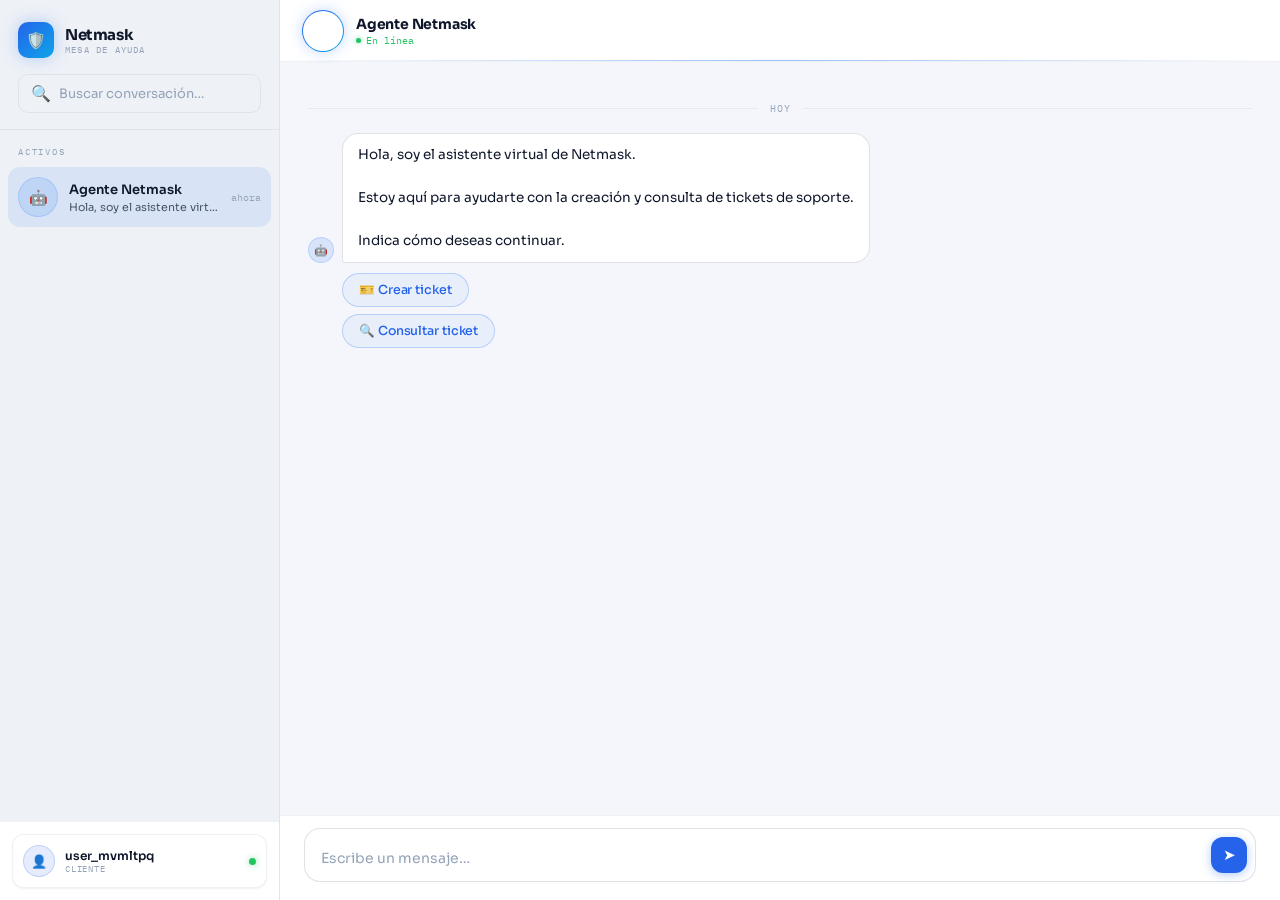
<file: frontend/index.html>
<!doctype html>
<html lang="es">
  <head>
    <meta charset="UTF-8" />
    <meta name="viewport" content="width=device-width, initial-scale=1.0" />
    <title>Netmask</title>
    <link
      href="https://fonts.googleapis.com/css2?family=IBM+Plex+Mono:wght@400;500&family=Sora:wght@300;400;500;600;700&display=swap"
      rel="stylesheet"
    />
    <link rel="stylesheet" href="style.css" />
  </head>
  <body>
    <div class="app">
      <aside class="sidebar">
        <div class="sidebar-header">
          <div class="logo">
            <div class="logo-icon">🛡️</div>
            <div>
              <div class="logo-text">Netmask</div>
              <div class="logo-sub">Mesa de ayuda</div>
            </div>
          </div>
          <div class="search-box">
            <span>🔍</span>
            <input type="text" placeholder="Buscar conversación…" />
          </div>
        </div>
        <div class="sidebar-section">Activos</div>
        <div class="conv-list">
          <div class="conv-item active">
            <div class="conv-avatar">🤖</div>
            <div class="conv-info">
              <div class="conv-name">Agente Netmask</div>
              <div class="conv-prev" id="sidebar-last">Sistema de soporte</div>
            </div>
            <div class="conv-meta">
              <div class="conv-time" id="sidebar-time">ahora</div>
            </div>
          </div>
        </div>
        <div class="sidebar-footer">
          <div class="user-card">
            <div class="user-avatar">👤</div>
            <div class="user-info">
              <div class="user-name" id="sidebar-user">Usuario</div>
              <div class="user-role">Cliente</div>
            </div>
            <div class="status-dot"></div>
          </div>
        </div>
      </aside>
      <div class="chat-area">
        <header class="chat-header">
          <div class="bot-avatar">
            🤖
            <div class="online-ring"></div>
          </div>
          <div class="chat-header-info">
            <div class="chat-header-name">Agente Netmask</div>
            <div class="chat-header-status">En línea</div>
          </div>
        </header>
        <div class="messages-wrap" id="messages">
          <div class="date-divider"><span>HOY</span></div>
        </div>
        <div
          class="typing-indicator"
          id="typing"
          style="display: none; padding: 0 24px 8px"
        >
          <div class="msg-avatar">🤖</div>
          <div class="typing-bubble">
            <div class="typing-dot"></div>
            <div class="typing-dot"></div>
            <div class="typing-dot"></div>
          </div>
        </div>
        <div class="input-area">
          <div class="input-wrapper">
            <textarea
              id="msg-input"
              rows="1"
              placeholder="Escribe un mensaje…"
            ></textarea>
            <button class="send-btn" onclick="sendMessage()">➤</button>
          </div>
        </div>
      </div>
    </div>
    <script src="script.js"></script>
  </body>
</html>
</file>
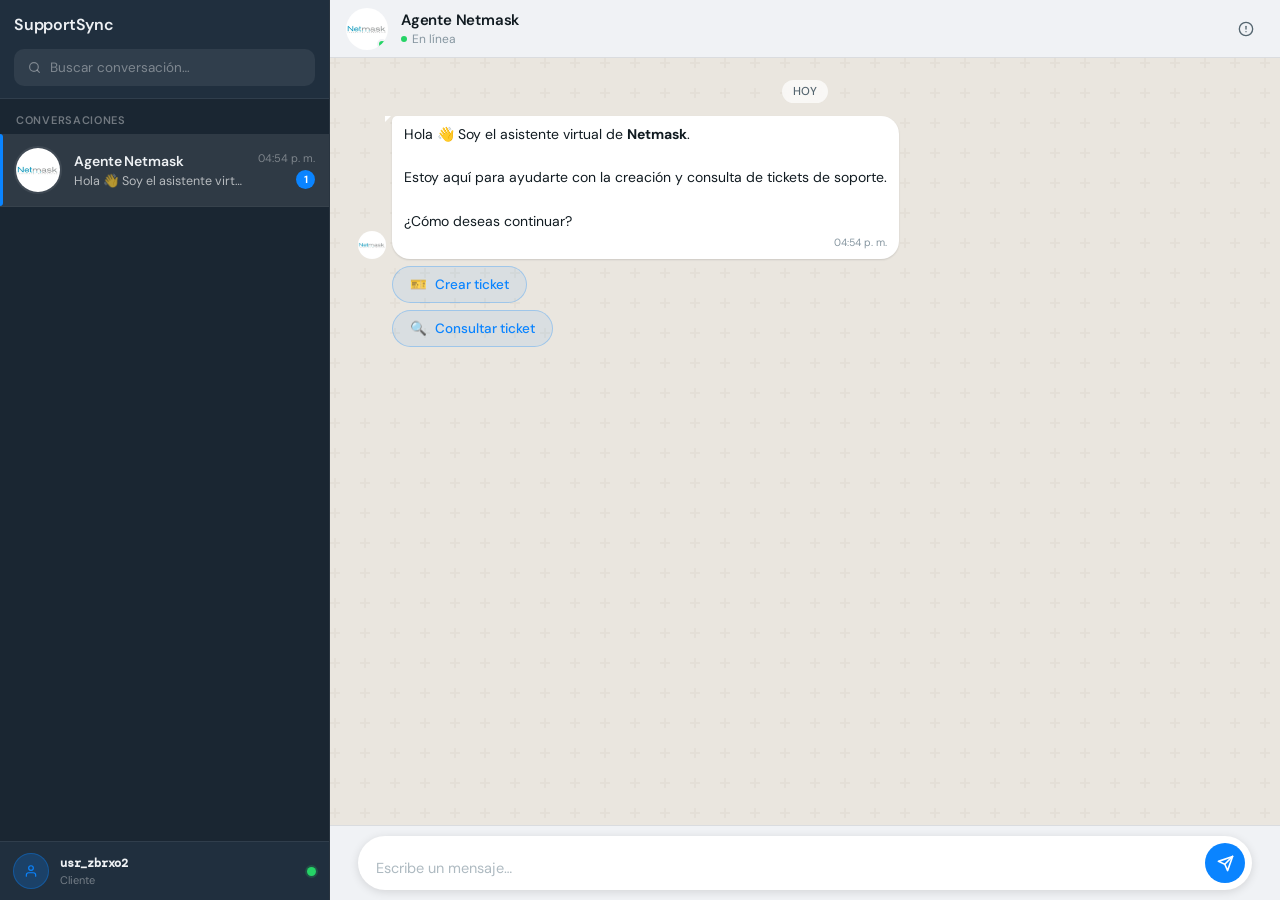
<file: frontend/pages/chat.html>
<!doctype html>
<html lang="es">
  <head>
    <meta charset="UTF-8" />
    <meta name="viewport" content="width=device-width, initial-scale=1.0" />
    <title>SupportSync · Netmask</title>
    <link
      href="https://fonts.googleapis.com/css2?family=DM+Sans:wght@400;500;600&family=DM+Mono:wght@400;500&display=swap"
      rel="stylesheet"
    />
    <link rel="stylesheet" href="../css/chat.css" />
  </head>
  <body>
    <div class="app">
      <!-- ═══════ SIDEBAR ═══════ -->
      <aside class="sidebar">
        <div class="sidebar-header">
          <div class="logo">
            <div class="logo-text">SupportSync</div>
          </div>
          <div class="search-box">
            <svg
              width="13"
              height="13"
              viewBox="0 0 24 24"
              fill="none"
              stroke="currentColor"
              stroke-width="2.2"
              stroke-linecap="round"
              stroke-linejoin="round"
            >
              <circle cx="11" cy="11" r="8" />
              <line x1="21" y1="21" x2="16.65" y2="16.65" />
            </svg>
            <input type="text" placeholder="Buscar conversación…" />
          </div>
        </div>

        <div class="sidebar-section-label">Conversaciones</div>

        <div class="conv-list">
          <div class="conv-item active">
            <div class="conv-avatar">
              <img src="../assets/netmask.jpg" alt="Netmask" />
            </div>
            <div class="conv-info">
              <div class="conv-name">Agente Netmask</div>
              <div class="conv-prev" id="sidebar-last">Sistema de soporte</div>
            </div>
            <div class="conv-meta">
              <div class="conv-time" id="sidebar-time">ahora</div>
              <div class="conv-unread" id="sidebar-badge">1</div>
            </div>
          </div>
        </div>

        <div class="sidebar-footer">
          <div class="user-card">
            <div class="user-avatar">
              <svg
                width="14"
                height="14"
                viewBox="0 0 24 24"
                fill="none"
                stroke="currentColor"
                stroke-width="2"
                stroke-linecap="round"
                stroke-linejoin="round"
              >
                <path d="M20 21v-2a4 4 0 0 0-4-4H8a4 4 0 0 0-4 4v2" />
                <circle cx="12" cy="7" r="4" />
              </svg>
            </div>
            <div class="user-info">
              <div class="user-name" id="sidebar-user">Usuario</div>
              <div class="user-role">Cliente</div>
            </div>
            <div class="status-dot"></div>
          </div>
        </div>
      </aside>

      <!-- ═══════ CHAT ═══════ -->
      <div class="chat-area">
        <header class="chat-header">
          <div class="bot-avatar">
            <img src="../assets/netmask.jpg" alt="Netmask" />
            <div class="online-dot"></div>
          </div>
          <div class="chat-header-info">
            <div class="chat-header-name">Agente Netmask</div>
            <div class="chat-header-status">
              <span class="status-pulse"></span>
              En línea
            </div>
          </div>
          <div class="chat-header-actions">
            <button class="hdr-btn" title="Información">
              <svg
                width="16"
                height="16"
                viewBox="0 0 24 24"
                fill="none"
                stroke="currentColor"
                stroke-width="2"
                stroke-linecap="round"
                stroke-linejoin="round"
              >
                <circle cx="12" cy="12" r="10" />
                <line x1="12" y1="8" x2="12" y2="12" />
                <line x1="12" y1="16" x2="12.01" y2="16" />
              </svg>
            </button>
          </div>
        </header>

        <div class="messages-wrap" id="messages">
          <div class="date-divider"><span>HOY</span></div>
        </div>

        <!-- Typing indicator -->
        <div class="typing-indicator" id="typing" style="display: none">
          <div class="typing-avatar">
            <img src="../assets/netmask.jpg" alt="Netmask" />
          </div>
          <div class="typing-bubble">
            <div class="typing-dot"></div>
            <div class="typing-dot"></div>
            <div class="typing-dot"></div>
          </div>
        </div>

        <div class="input-area">
          <div class="input-wrapper">
            <textarea
              id="msg-input"
              rows="1"
              placeholder="Escribe un mensaje…"
            ></textarea>
            <button class="send-btn" onclick="sendMessage()" title="Enviar">
              <svg
                width="17"
                height="17"
                viewBox="0 0 24 24"
                fill="none"
                stroke="currentColor"
                stroke-width="2.3"
                stroke-linecap="round"
                stroke-linejoin="round"
              >
                <line x1="22" y1="2" x2="11" y2="13" />
                <polygon points="22 2 15 22 11 13 2 9 22 2" />
              </svg>
            </button>
          </div>
        </div>
      </div>
    </div>

    <script src="../js/chat.js"></script>
  </body>
</html>
</file>
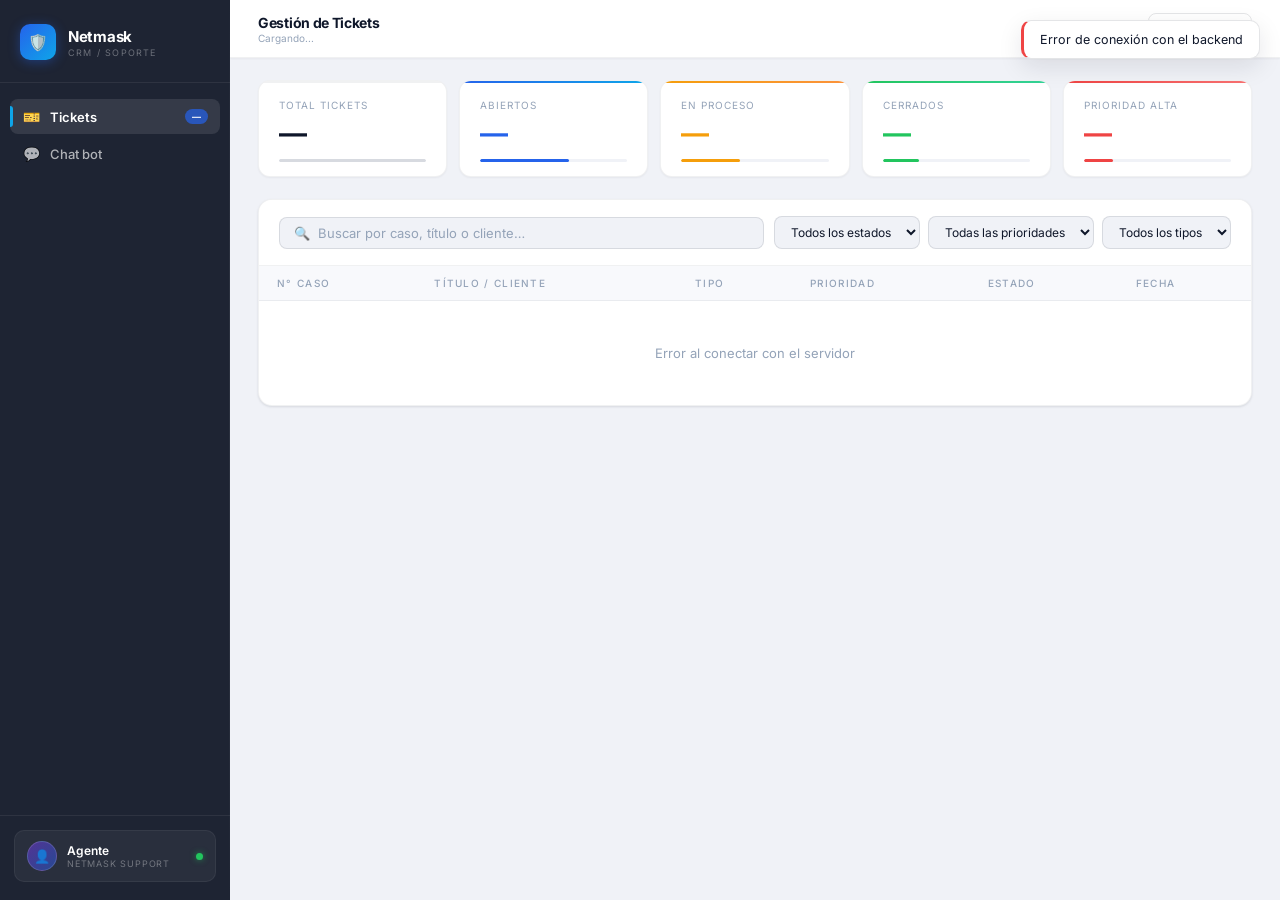
<file: frontend/pages/crm.html>
<!doctype html>
<html lang="es">
  <head>
    <meta charset="UTF-8" />
    <meta name="viewport" content="width=device-width, initial-scale=1.0" />
    <title>Netmask CRM</title>
    <link
      href="https://fonts.googleapis.com/css2?family=Inter:wght@400;500;600;700&display=swap"
      rel="stylesheet"
    />
    <link rel="stylesheet" href="../css/crm.css" />
    <style>
      /* ── MODAL INPUTS ── */
      .modal-input,
      .modal-textarea {
        width: 100%;
        background: var(--bg-base);
        border: 1px solid var(--border-strong);
        border-radius: 8px;
        padding: 8px 12px;
        font-family: var(--font-ui);
        font-size: 13px;
        color: var(--txt-primary);
        outline: none;
        transition:
          border-color 0.2s,
          box-shadow 0.2s;
        resize: vertical;
      }
      .modal-input::placeholder,
      .modal-textarea::placeholder {
        color: var(--txt-muted);
      }
      .modal-input:focus,
      .modal-textarea:focus {
        border-color: rgba(37, 99, 235, 0.4);
        box-shadow: 0 0 0 3px var(--accent-glow);
        background: var(--bg-panel);
      }
      .btn-save-gestion {
        margin-top: 12px;
        display: inline-flex;
        align-items: center;
        gap: 6px;
        padding: 8px 16px;
        border-radius: 8px;
        border: 1px solid var(--accent);
        background: var(--accent-light);
        color: var(--accent);
        font-family: var(--font-ui);
        font-size: 12px;
        font-weight: 600;
        cursor: pointer;
        transition: all 0.15s;
      }
      .btn-save-gestion:hover {
        background: var(--accent);
        color: #fff;
      }
    </style>
  </head>
  <body>
    <div class="layout">
      <aside class="sidebar">
        <div class="sidebar-logo">
          <div class="sidebar-logo-icon">🛡️</div>
          <div>
            <div class="sidebar-logo-text">Netmask</div>
            <div class="sidebar-logo-sub">CRM / Soporte</div>
          </div>
        </div>
        <nav class="nav">
          <a class="nav-item active">
            <span class="nav-icon">🎫</span>
            Tickets
            <span class="nav-badge" id="nav-badge-tickets">—</span>
          </a>
          <a class="nav-item" href="index.html">
            <span class="nav-icon">💬</span>
            Chat bot
          </a>
        </nav>
        <div class="sidebar-footer">
          <div class="user-pill">
            <div class="user-av">👤</div>
            <div>
              <div class="user-name">Agente</div>
              <div class="user-role">Netmask Support</div>
            </div>
            <div class="user-status"></div>
          </div>
        </div>
      </aside>

      <div class="main">
        <div class="topbar">
          <div class="topbar-left">
            <div class="topbar-title">Gestión de Tickets</div>
            <div class="topbar-sub" id="topbar-sub">Cargando...</div>
          </div>
          <div class="topbar-actions">
            <button class="btn btn-ghost" onclick="loadTickets()">
              <span>⟳</span> Actualizar
            </button>
          </div>
        </div>

        <div class="content">
          <div class="stats-row">
            <div class="stat-card">
              <div class="stat-label">Total tickets</div>
              <div class="stat-value" id="stat-total">—</div>
              <div class="stat-bar">
                <div class="stat-bar-fill total"></div>
              </div>
            </div>
            <div class="stat-card">
              <div class="stat-label">Abiertos</div>
              <div class="stat-value accent" id="stat-abiertos">—</div>
              <div class="stat-bar">
                <div class="stat-bar-fill abierto"></div>
              </div>
            </div>
            <div class="stat-card">
              <div class="stat-label">En Proceso</div>
              <div class="stat-value warn" id="stat-proceso">—</div>
              <div class="stat-bar">
                <div class="stat-bar-fill proceso"></div>
              </div>
            </div>
            <div class="stat-card">
              <div class="stat-label">Cerrados</div>
              <div class="stat-value ok" id="stat-cerrados">—</div>
              <div class="stat-bar">
                <div class="stat-bar-fill cerrado"></div>
              </div>
            </div>
            <div class="stat-card">
              <div class="stat-label">Prioridad Alta</div>
              <div class="stat-value danger" id="stat-alta">—</div>
              <div class="stat-bar"><div class="stat-bar-fill alta"></div></div>
            </div>
          </div>

          <div class="table-section">
            <div class="table-header">
              <div class="search-field">
                <span class="search-icon">🔍</span>
                <input
                  type="text"
                  id="search-input"
                  placeholder="Buscar por caso, título o cliente…"
                  oninput="filterTickets()"
                />
              </div>
              <div class="filter-group">
                <select
                  class="filter-select"
                  id="filter-estado"
                  onchange="filterTickets()"
                >
                  <option value="">Todos los estados</option>
                  <option value="Abierto">Abierto</option>
                  <option value="En Proceso">En Proceso</option>
                  <option value="Cerrado">Cerrado</option>
                </select>
                <select
                  class="filter-select"
                  id="filter-prioridad"
                  onchange="filterTickets()"
                >
                  <option value="">Todas las prioridades</option>
                  <option value="Alta">Alta</option>
                  <option value="Media">Media</option>
                  <option value="Baja">Baja</option>
                </select>
                <select
                  class="filter-select"
                  id="filter-tipo"
                  onchange="filterTickets()"
                >
                  <option value="">Todos los tipos</option>
                  <option value="Software">Software</option>
                  <option value="Hardware">Hardware</option>
                  <option value="Red">Red</option>
                  <option value="Acceso">Acceso</option>
                  <option value="Otro">Otro</option>
                </select>
              </div>
            </div>

            <div class="table-wrap">
              <table>
                <thead>
                  <tr>
                    <th>N° Caso</th>
                    <th>Título / Cliente</th>
                    <th>Tipo</th>
                    <th>Prioridad</th>
                    <th>Estado</th>
                    <th>Fecha</th>
                  </tr>
                </thead>
                <tbody id="tickets-tbody">
                  <tr class="loading-row">
                    <td colspan="6">Cargando tickets…</td>
                  </tr>
                </tbody>
              </table>
              <div class="pagination" id="pagination" style="display: none">
                <span class="pagination-info" id="pag-info"></span>
                <div class="pagination-btns">
                  <button
                    class="page-btn"
                    id="pag-prev"
                    onclick="changePage(-1)"
                  >
                    ← Anterior
                  </button>
                  <button
                    class="page-btn"
                    id="pag-next"
                    onclick="changePage(1)"
                  >
                    Siguiente →
                  </button>
                </div>
              </div>
            </div>
          </div>
        </div>
      </div>
    </div>

    <!-- ── MODAL ── -->
    <div
      class="modal-overlay"
      id="modal-overlay"
      onclick="closeModalOutside(event)"
    >
      <div class="modal">
        <div class="modal-header">
          <div class="modal-title-group">
            <div class="modal-caso" id="m-caso"></div>
            <div class="modal-title" id="m-titulo"></div>
            <div class="modal-client" id="m-cliente"></div>
          </div>
          <button class="modal-close" onclick="closeModal()">✕</button>
        </div>

        <div class="modal-body">
          <!-- Información del ticket -->
          <div class="modal-section">
            <div class="modal-section-title">Información del ticket</div>
            <div class="detail-grid three">
              <div class="detail-field">
                <div class="detail-label">Estado</div>
                <div class="detail-value" id="m-estado"></div>
              </div>
              <div class="detail-field">
                <div class="detail-label">Prioridad</div>
                <div class="detail-value" id="m-prioridad"></div>
              </div>
              <div class="detail-field">
                <div class="detail-label">Tipo</div>
                <div class="detail-value" id="m-tipo"></div>
              </div>
            </div>
          </div>

          <!-- Descripción -->
          <div class="modal-section">
            <div class="modal-section-title">Descripción</div>
            <div class="detail-desc" id="m-descripcion"></div>
          </div>

          <!-- Contacto -->
          <div class="modal-section">
            <div class="modal-section-title">Contacto</div>
            <div class="detail-grid">
              <div class="detail-field">
                <div class="detail-label">Nombre</div>
                <div class="detail-value" id="m-nombre"></div>
              </div>
              <div class="detail-field">
                <div class="detail-label">Cargo</div>
                <div class="detail-value" id="m-cargo"></div>
              </div>
              <div class="detail-field">
                <div class="detail-label">Email / Usuario</div>
                <div class="detail-value" id="m-contacto"></div>
              </div>
              <div class="detail-field">
                <div class="detail-label">Teléfono</div>
                <div class="detail-value" id="m-telefono"></div>
              </div>
            </div>
          </div>

          <!-- Fechas -->
          <div class="modal-section">
            <div class="modal-section-title">Fechas</div>
            <div class="detail-grid">
              <div class="detail-field">
                <div class="detail-label">Creado</div>
                <div class="detail-value" id="m-created"></div>
              </div>
              <div class="detail-field">
                <div class="detail-label">Actualizado</div>
                <div class="detail-value" id="m-updated"></div>
              </div>
            </div>
          </div>

          <!-- Caso previo (condicional) -->
          <div class="modal-section" id="m-previo-wrap">
            <div class="modal-section-title">Caso previo</div>
            <div class="detail-value" id="m-previo"></div>
          </div>

          <!-- Gestión interna -->
          <div class="modal-section">
            <div class="modal-section-title">Gestión interna</div>
            <div class="detail-grid" style="gap: 14px">
              <div class="detail-field" style="grid-column: 1 / -1">
                <div class="detail-label">Ingeniero asignado</div>
                <input
                  type="text"
                  id="m-ingeniero-input"
                  class="modal-input"
                  placeholder="Nombre del ingeniero…"
                  maxlength="80"
                />
              </div>
              <div class="detail-field" style="grid-column: 1 / -1">
                <div class="detail-label">Último comentario</div>
                <textarea
                  id="m-comentario-input"
                  class="modal-textarea"
                  placeholder="Agregar comentario o nota interna…"
                  maxlength="500"
                  rows="3"
                ></textarea>
              </div>
            </div>
            <button class="btn-save-gestion" onclick="saveGestion()">
              <span>💾</span> Guardar cambios
            </button>
          </div>
        </div>

        <div class="modal-actions">
          <span class="actions-label">Cambiar estado:</span>
          <button class="status-btn" onclick="updateStatus('Abierto')">
            Abierto
          </button>
          <button class="status-btn" onclick="updateStatus('En Proceso')">
            En Proceso
          </button>
          <button class="status-btn" onclick="updateStatus('Cerrado')">
            Cerrado
          </button>
          <div class="actions-spacer"></div>
          <button class="status-btn btn-danger" onclick="deleteTicket()">
            🗑 Eliminar
          </button>
        </div>
      </div>
    </div>

    <div class="toast-wrap" id="toast-wrap"></div>

    <script src="../js/crm.js"></script>
  </body>
</html>
</file>
<file: frontend/style.css>
*,
*::before,
*::after {
  box-sizing: border-box;
  margin: 0;
  padding: 0;
}

:root {
  /* =========================
     BACKGROUND SYSTEM
  ========================== */
  --bg-base: #f4f6fb; /* fondo general (suave gris-azulado) */
  --bg-panel: #ffffff; /* tarjetas / chat area */
  --bg-sidebar: #eef1f6; /* sidebar ligeramente distinto */
  --bg-input: #ffffff; /* input limpio */

  /* =========================
     BUBBLES (CHAT)
  ========================== */
  --bg-bubble-bot: #ffffff; /* mensajes bot */
  --bg-bubble-usr: #2563eb; /* usuario (único acento fuerte) */

  /* =========================
     BRAND / ACCENTS
  ========================== */
  --accent: #2563eb; /* azul principal */
  --accent-deep: #1d4ed8;
  --accent-glow: rgba(37, 99, 235, 0.12);
  --accent2: #0ea5e9; /* secundario más limpio */

  /* =========================
     TEXT SYSTEM
  ========================== */
  --txt-primary: #0f172a; /* casi negro (más profesional que negro puro) */
  --txt-secondary: #475569; /* gris lectura */
  --txt-muted: #94a3b8; /* labels / metadata */

  /* =========================
     STATES (feedback UI)
  ========================== */
  --danger: #ef4444;
  --warn: #f59e0b;
  --ok: #22c55e;

  /* =========================
     BORDERS (muy sutiles)
  ========================== */
  --border: rgba(15, 23, 42, 0.06);
  --border-strong: rgba(15, 23, 42, 0.12);

  /* =========================
     UI CONSTANTS
  ========================== */
  --radius-bubble: 16px;
  --radius-sm: 10px;

  --font-ui: "Sora", sans-serif;
  --font-mono: "IBM Plex Mono", monospace;

  --sidebar-w: 280px;
  --header-h: 62px;

  /* =========================
     SHADOW SYSTEM (muy ligero)
  ========================== */
  --shadow-sm: 0 1px 2px rgba(15, 23, 42, 0.06);
  --shadow-md: 0 10px 25px rgba(15, 23, 42, 0.08);
}

html,
body {
  height: 100%;
  overflow: hidden;
  background: var(--bg-base);
  font-family: var(--font-ui);
  color: var(--txt-primary);
}

.app {
  display: flex;
  height: 100vh;
}

.sidebar {
  width: var(--sidebar-w);
  flex-shrink: 0;
  background: var(--bg-sidebar);
  border-right: 1px solid var(--border);
  display: flex;
  flex-direction: column;
  overflow: hidden;
}

.sidebar-header {
  padding: 22px 18px 16px;
  border-bottom: 1px solid var(--border);
  flex-shrink: 0;
}

.logo {
  display: flex;
  align-items: center;
  gap: 11px;
  margin-bottom: 16px;
}

.logo-icon {
  width: 36px;
  height: 36px;
  border-radius: 10px;
  background: linear-gradient(135deg, var(--accent), var(--accent2));
  display: flex;
  align-items: center;
  justify-content: center;
  font-size: 16px;
  box-shadow: 0 0 16px rgba(59, 130, 246, 0.35);
}

.logo-text {
  font-size: 15px;
  font-weight: 700;
  letter-spacing: -0.4px;
  color: var(--txt-primary);
}

.logo-sub {
  font-size: 9px;
  color: var(--txt-muted);
  font-family: var(--font-mono);
  text-transform: uppercase;
  letter-spacing: 1.2px;
}

.search-box {
  display: flex;
  align-items: center;
  gap: 8px;
  background: rgba(255, 255, 255, 0.04);
  border-radius: var(--radius-sm);
  padding: 8px 12px;
  border: 1px solid var(--border);
  transition: border-color 0.2s;
}

.search-box:focus-within {
  border-color: var(--border-strong);
}

.search-box input {
  background: none;
  border: none;
  outline: none;
  color: var(--txt-primary);
  font-family: var(--font-ui);
  font-size: 13px;
  flex: 1;
}

.search-box input::placeholder {
  color: var(--txt-muted);
}

.sidebar-section {
  padding: 16px 18px 6px;
  font-size: 9px;
  font-family: var(--font-mono);
  text-transform: uppercase;
  letter-spacing: 1.8px;
  color: var(--txt-muted);
}

.conv-list {
  flex: 1;
  overflow-y: auto;
  padding: 4px 8px;
}

.conv-list::-webkit-scrollbar {
  width: 3px;
}

.conv-list::-webkit-scrollbar-thumb {
  background: #2d3348;
  border-radius: 2px;
}

.conv-item {
  display: flex;
  align-items: center;
  gap: 11px;
  padding: 10px 10px;
  border-radius: 12px;
  cursor: pointer;
  transition: background 0.15s;
}

.conv-item:hover {
  background: rgba(255, 255, 255, 0.04);
}

.conv-item.active {
  background: rgba(59, 130, 246, 0.12);
}

.conv-avatar {
  width: 40px;
  height: 40px;
  border-radius: 50%;
  flex-shrink: 0;
  display: flex;
  align-items: center;
  justify-content: center;
  font-size: 15px;
  font-weight: 600;
  background: rgba(59, 130, 246, 0.15);
  border: 1px solid rgba(59, 130, 246, 0.2);
}

.conv-info {
  flex: 1;
  min-width: 0;
}

.conv-name {
  font-size: 13px;
  font-weight: 600;
  margin-bottom: 2px;
  white-space: nowrap;
  overflow: hidden;
  text-overflow: ellipsis;
  color: var(--txt-primary);
}

.conv-prev {
  font-size: 11px;
  color: var(--txt-secondary);
  white-space: nowrap;
  overflow: hidden;
  text-overflow: ellipsis;
}

.conv-meta {
  text-align: right;
  flex-shrink: 0;
}

.conv-time {
  font-size: 10px;
  color: var(--txt-muted);
  font-family: var(--font-mono);
}

.sidebar-footer {
  padding: 12px 14px;
  border-top: 1px solid var(--border);
  background: rgba(0, 0, 0, 0.15);
}

.user-card {
  display: flex;
  align-items: center;
  gap: 10px;
}

.user-avatar {
  width: 32px;
  height: 32px;
  border-radius: 50%;
  background: rgba(139, 92, 246, 0.2);
  border: 1px solid rgba(139, 92, 246, 0.3);
  display: flex;
  align-items: center;
  justify-content: center;
  font-size: 13px;
}

.user-info {
  flex: 1;
  min-width: 0;
}

.user-name {
  font-size: 12px;
  font-weight: 600;
  color: var(--txt-primary);
}

.user-role {
  font-size: 9px;
  color: var(--txt-muted);
  font-family: var(--font-mono);
  text-transform: uppercase;
  letter-spacing: 0.8px;
}

.status-dot {
  width: 7px;
  height: 7px;
  border-radius: 50%;
  background: var(--ok);
  box-shadow: 0 0 6px rgba(52, 211, 153, 0.6);
}

.chat-area {
  flex: 1;
  display: flex;
  flex-direction: column;
  min-width: 0;
  overflow: hidden;
  background: var(--bg-base);
}

.chat-header {
  height: var(--header-h);
  flex-shrink: 0;
  display: flex;
  align-items: center;
  gap: 14px;
  padding: 0 24px;
  background: var(--bg-panel);
  border-bottom: 1px solid var(--border);
  position: relative;
}

.chat-header::after {
  content: "";
  position: absolute;
  bottom: 0;
  left: 0;
  right: 0;
  height: 1px;
  background: linear-gradient(
    90deg,
    transparent,
    rgba(59, 130, 246, 0.5),
    transparent
  );
}

.bot-avatar {
  width: 38px;
  height: 38px;
  border-radius: 50%;
  flex-shrink: 0;
  background: linear-gradient(135deg, var(--accent), var(--accent2));
  display: flex;
  align-items: center;
  justify-content: center;
  font-size: 17px;
  position: relative;
  box-shadow: 0 0 16px rgba(59, 130, 246, 0.4);
}

.online-ring {
  position: absolute;
  inset: -2px;
  border-radius: 50%;
  border: 1.5px solid transparent;
  background:
    linear-gradient(var(--bg-panel), var(--bg-panel)) padding-box,
    linear-gradient(135deg, var(--accent), var(--accent2)) border-box;
  animation: spin-ring 5s linear infinite;
}

@keyframes spin-ring {
  to {
    transform: rotate(360deg);
  }
}

.chat-header-info {
  flex: 1;
}

.chat-header-name {
  font-size: 14px;
  font-weight: 700;
  color: var(--txt-primary);
  letter-spacing: -0.2px;
}

.chat-header-status {
  font-size: 10px;
  color: var(--ok);
  font-family: var(--font-mono);
  display: flex;
  align-items: center;
  gap: 5px;
  margin-top: 1px;
}

.chat-header-status::before {
  content: "";
  display: inline-block;
  width: 5px;
  height: 5px;
  border-radius: 50%;
  background: var(--ok);
  box-shadow: 0 0 5px rgba(52, 211, 153, 0.7);
}

.ticket-bar {
  padding: 7px 24px;
  background: rgba(59, 130, 246, 0.06);
  border-bottom: 1px solid rgba(59, 130, 246, 0.1);
  display: flex;
  align-items: center;
  gap: 10px;
  font-size: 12px;
  color: var(--txt-secondary);
  animation: slide-down 0.3s ease;
  flex-shrink: 0;
}

@keyframes slide-down {
  from {
    opacity: 0;
    transform: translateY(-8px);
  }
  to {
    opacity: 1;
    transform: translateY(0);
  }
}

.ticket-bar.hidden {
  display: none;
}

.tb-pill {
  font-family: var(--font-mono);
  font-size: 10px;
  padding: 2px 8px;
  border-radius: 20px;
  background: rgba(59, 130, 246, 0.1);
  color: var(--accent);
  border: 1px solid rgba(59, 130, 246, 0.2);
}

.priority-alta {
  background: rgba(248, 113, 113, 0.1);
  color: var(--danger);
  border-color: rgba(248, 113, 113, 0.25);
}

.priority-media {
  background: rgba(251, 191, 36, 0.1);
  color: var(--warn);
  border-color: rgba(251, 191, 36, 0.25);
}

.priority-baja {
  background: rgba(52, 211, 153, 0.1);
  color: var(--ok);
  border-color: rgba(52, 211, 153, 0.25);
}

.messages-wrap {
  flex: 1;
  overflow-y: auto;
  padding: 24px 28px;
  display: flex;
  flex-direction: column;
  gap: 2px;
  background: var(--bg-base);
}

.messages-wrap::-webkit-scrollbar {
  width: 3px;
}

.messages-wrap::-webkit-scrollbar-thumb {
  background: #2d3348;
  border-radius: 2px;
}

.msg-row {
  display: flex;
  align-items: flex-end;
  gap: 8px;
  margin-bottom: 2px;
}

.msg-row.user {
  flex-direction: row-reverse;
}

.msg-avatar {
  width: 26px;
  height: 26px;
  border-radius: 50%;
  flex-shrink: 0;
  display: flex;
  align-items: center;
  justify-content: center;
  font-size: 11px;
  background: rgba(59, 130, 246, 0.15);
  border: 1px solid rgba(59, 130, 246, 0.2);
}

.msg-avatar.hidden {
  visibility: hidden;
}

.bubble {
  max-width: 65%;
  padding: 10px 15px;
  line-height: 1.6;
  font-size: 13.5px;
  position: relative;
  word-break: break-word;
  animation: pop-in 0.18s cubic-bezier(0.34, 1.56, 0.64, 1);
}

@keyframes pop-in {
  from {
    opacity: 0;
    transform: scale(0.88);
  }
  to {
    opacity: 1;
    transform: scale(1);
  }
}

.bubble.bot {
  background: var(--bg-bubble-bot);
  border: 1px solid var(--border-strong);
  border-radius: var(--radius-bubble) var(--radius-bubble) var(--radius-bubble)
    3px;
  color: var(--txt-primary);
}

.bubble.user {
  background: var(--bg-bubble-usr);
  border-radius: var(--radius-bubble) var(--radius-bubble) 3px
    var(--radius-bubble);
  color: #fff;
  box-shadow: 0 2px 12px rgba(37, 99, 235, 0.35);
}

.bubble pre {
  font-family: var(--font-mono);
  font-size: 12px;
  background: rgba(0, 0, 0, 0.3);
  border-radius: 8px;
  padding: 10px;
  overflow-x: auto;
  white-space: pre-wrap;
  margin-top: 8px;
  border-left: 2px solid var(--accent);
  color: var(--txt-secondary);
}

.bubble-time {
  font-size: 9px;
  color: var(--txt-muted);
  font-family: var(--font-mono);
  margin-top: 4px;
}

.msg-row.user .bubble-time {
  text-align: right;
}

.msg-row.bot .bubble-time {
  text-align: left;
}

.msg-meta {
  display: flex;
  flex-direction: column;
}

.msg-row.bot .msg-meta {
  align-items: flex-start;
}

.msg-row.user .msg-meta {
  align-items: flex-end;
}

.typing-indicator {
  display: flex;
  align-items: flex-end;
  gap: 8px;
  margin-bottom: 4px;
  padding: 0 28px 8px;
}

.typing-bubble {
  background: var(--bg-bubble-bot);
  border: 1px solid var(--border-strong);
  border-radius: var(--radius-bubble) var(--radius-bubble) var(--radius-bubble)
    3px;
  padding: 11px 16px;
  display: flex;
  gap: 4px;
  align-items: center;
}

.typing-dot {
  width: 5px;
  height: 5px;
  border-radius: 50%;
  background: var(--txt-muted);
  animation: bounce-dot 1.4s ease-in-out infinite;
}

.typing-dot:nth-child(2) {
  animation-delay: 0.2s;
}
.typing-dot:nth-child(3) {
  animation-delay: 0.4s;
}

@keyframes bounce-dot {
  0%,
  60%,
  100% {
    transform: translateY(0);
  }
  30% {
    transform: translateY(-5px);
    background: var(--accent);
  }
}

.date-divider {
  display: flex;
  align-items: center;
  gap: 12px;
  margin: 16px 0;
}

.date-divider span {
  font-size: 10px;
  font-family: var(--font-mono);
  color: var(--txt-muted);
  white-space: nowrap;
  letter-spacing: 1px;
}

.date-divider::before,
.date-divider::after {
  content: "";
  flex: 1;
  height: 1px;
  background: var(--border);
}

.input-area {
  flex-shrink: 0;
  padding: 12px 24px 18px;
  background: var(--bg-panel);
  border-top: 1px solid var(--border);
}

.input-wrapper {
  display: flex;
  align-items: flex-end;
  gap: 10px;
  background: var(--bg-input);
  border: 1px solid var(--border-strong);
  border-radius: 16px;
  padding: 8px 8px 8px 16px;
  transition:
    border-color 0.2s,
    box-shadow 0.2s;
}

.input-wrapper:focus-within {
  border-color: rgba(59, 130, 246, 0.5);
  box-shadow: 0 0 0 3px var(--accent-glow);
}

#msg-input {
  flex: 1;
  background: none;
  border: none;
  outline: none;
  color: var(--txt-primary);
  font-family: var(--font-ui);
  font-size: 14px;
  resize: none;
  max-height: 120px;
  line-height: 1.5;
  padding: 4px 0;
}

#msg-input::placeholder {
  color: var(--txt-muted);
}

#msg-input::-webkit-scrollbar {
  width: 0;
}

.send-btn {
  width: 36px;
  height: 36px;
  border-radius: 12px;
  flex-shrink: 0;
  background: var(--accent);
  border: none;
  cursor: pointer;
  display: flex;
  align-items: center;
  justify-content: center;
  font-size: 15px;
  color: #fff;
  transition:
    transform 0.15s,
    background 0.15s,
    box-shadow 0.15s;
  box-shadow: 0 2px 10px rgba(59, 130, 246, 0.4);
}

.send-btn:hover {
  background: #2563eb;
  transform: scale(1.06);
  box-shadow: 0 4px 16px rgba(59, 130, 246, 0.5);
}

.send-btn:active {
  transform: scale(0.94);
}

.quick-replies-message {
  display: flex;
  flex-direction: column;
  align-items: flex-start;
  gap: 7px;
  margin: 6px 0 8px 34px;
  animation: fade-up 0.22s ease;
}

@keyframes fade-up {
  from {
    opacity: 0;
    transform: translateY(6px);
  }
  to {
    opacity: 1;
    transform: translateY(0);
  }
}

.wa-reply {
  display: inline-flex;
  align-items: center;
  gap: 6px;
  padding: 8px 16px;
  border-radius: 20px;
  font-size: 12.5px;
  font-weight: 500;
  font-family: var(--font-ui);
  color: var(--accent);
  border: 1px solid rgba(59, 130, 246, 0.3);
  background: rgba(59, 130, 246, 0.06);
  cursor: pointer;
  transition: all 0.15s ease;
  user-select: none;
  letter-spacing: -0.1px;
}

.wa-reply:hover {
  background: rgba(59, 130, 246, 0.14);
  border-color: rgba(59, 130, 246, 0.55);
  transform: translateX(2px);
}

.wa-reply:active {
  transform: scale(0.97);
}

.wa-reply.selected {
  background: rgba(59, 130, 246, 0.15);
  border-color: rgba(59, 130, 246, 0.6);
  opacity: 1;
  pointer-events: none;
}

.wa-reply.disabled {
  opacity: 0.25;
  pointer-events: none;
}

.toast-container {
  position: fixed;
  top: 20px;
  right: 20px;
  display: flex;
  flex-direction: column;
  gap: 8px;
  z-index: 1000;
  pointer-events: none;
}

.toast {
  background: var(--bg-panel);
  border: 1px solid var(--border-strong);
  border-left: 2px solid var(--accent);
  padding: 10px 16px;
  border-radius: 10px;
  font-size: 13px;
  max-width: 300px;
  animation: toast-in 0.3s ease;
  box-shadow: var(--shadow-md);
  color: var(--txt-primary);
}

@keyframes toast-in {
  from {
    opacity: 0;
    transform: translateX(20px);
  }
  to {
    opacity: 1;
    transform: translateX(0);
  }
}

* {
  scrollbar-width: thin;
  scrollbar-color: #2d3348 transparent;
}

@media (max-width: 680px) {
  .sidebar {
    display: none;
  }
}

.sidebar-footer {
  padding: 12px;
  border-top: 1px solid var(--border);
  background: var(--bg-panel);
}

.user-card {
  display: flex;
  align-items: center;
  gap: 10px;
  padding: 10px;
  border-radius: 12px;
  background: #ffffff;
  border: 1px solid var(--border);
  box-shadow: var(--shadow-sm);
  transition: all 0.2s ease;
}

.user-card:hover {
  transform: translateY(-1px);
  box-shadow: var(--shadow-md);
}

.user-avatar {
  width: 32px;
  height: 32px;
  border-radius: 50%;
  background: rgba(37, 99, 235, 0.12);
  border: 1px solid rgba(37, 99, 235, 0.2);
  display: flex;
  align-items: center;
  justify-content: center;
  font-size: 13px;
}

.user-info {
  flex: 1;
  min-width: 0;
}

.user-name {
  font-size: 12px;
  font-weight: 600;
  color: var(--txt-primary);
}

.user-role {
  font-size: 9px;
  color: var(--txt-muted);
  font-family: var(--font-mono);
  text-transform: uppercase;
  letter-spacing: 0.8px;
}

.status-dot {
  width: 7px;
  height: 7px;
  border-radius: 50%;
  background: var(--ok);
  box-shadow: 0 0 6px rgba(34, 197, 94, 0.5);
}
</file>
<file: frontend/css/chat.css>
@import url("https://fonts.googleapis.com/css2?family=DM+Sans:wght@400;500;600&family=DM+Mono:wght@400;500&display=swap");

*, *::before, *::after { box-sizing: border-box; margin: 0; padding: 0; }

:root {
  --sb-bg: #1a2632;
  --sb-bg-hover: rgba(255,255,255,0.05);
  --sb-bg-active: rgba(255,255,255,0.09);
  --sb-border: rgba(255,255,255,0.07);

  --sb-txt-hi: #eef1f4;
  --sb-txt: rgba(255,255,255,0.65);
  --sb-txt-lo: rgba(255,255,255,0.38);

  --chat-bg: #eae6df;
  --chat-bg-pattern: url("data:image/svg+xml,%3Csvg width='60' height='60' viewBox='0 0 60 60' xmlns='http://www.w3.org/2000/svg'%3E%3Cg fill='none' fill-rule='evenodd'%3E%3Cg fill='%23c8bfb0' fill-opacity='0.18'%3E%3Cpath d='M36 34v-4h-2v4h-4v2h4v4h2v-4h4v-2h-4zm0-30V0h-2v4h-4v2h4v4h2V6h4V4h-4zM6 34v-4H4v4H0v2h4v4h2v-4h4v-2H6zM6 4V0H4v4H0v2h4v4h2V6h4V4H6z'/%3E%3C/g%3E%3C/g%3E%3C/svg%3E");

  --accent: #0a84ff;
  --accent-dark: #0060df;
  --accent-soft: rgba(10,132,255,0.12);

  --bot-bg: #ffffff;
  --user-bg: #d9fdd3;

  --txt-hi: #111b21;
  --txt-md: #54656f;
  --txt-lo: #8696a0;

  --border: rgba(0,0,0,0.09);

  --radius: 18px;
  --radius-sm: 10px;

  --shadow-msg: 0 1px 2px rgba(0,0,0,0.13);
  --shadow-sm: 0 2px 8px rgba(0,0,0,0.08);

  --font: "DM Sans", system-ui, sans-serif;
  --font-mono: "DM Mono", monospace;

  --sidebar-w: 330px;
  --header-h: 58px;
  --transition: 0.18s cubic-bezier(0.4, 0, 0.2, 1);
}

html, body {
  width: 100%; height: 100%;
  overflow: hidden;
  font-family: var(--font);
  background: var(--sb-bg);
  color: var(--txt-hi);
  -webkit-font-smoothing: antialiased;
}

/* ─── SCROLLBARS ───────────────────────────────── */
::-webkit-scrollbar { width: 4px; }
::-webkit-scrollbar-track { background: transparent; }
::-webkit-scrollbar-thumb { background: rgba(0,0,0,0.15); border-radius: 99px; }

/* ─── APP ──────────────────────────────────────── */
.app { display: flex; height: 100vh; overflow: hidden; }

/* ─── SIDEBAR ─────────────────────────────────── */
.sidebar {
  width: var(--sidebar-w);
  flex-shrink: 0;
  background: var(--sb-bg);
  display: flex;
  flex-direction: column;
  border-right: 1px solid var(--sb-border);
}

/* Header */
.sidebar-header {
  padding: 14px 14px 12px;
  background: #202f3e;
  border-bottom: 1px solid var(--sb-border);
  flex-shrink: 0;
}

.logo {
  display: flex;
  align-items: center;
  gap: 10px;
  margin-bottom: 14px;
}

.logo-text {
  font-size: 16px;
  font-weight: 600;
  color: var(--sb-txt-hi);
  letter-spacing: -0.2px;
}

/* Search */
.search-box {
  display: flex;
  align-items: center;
  gap: 9px;
  background: rgba(255,255,255,0.07);
  border-radius: 10px;
  padding: 9px 13px;
  transition: var(--transition);
  border: 1px solid transparent;
}
.search-box:focus-within {
  background: rgba(255,255,255,0.1);
  border-color: rgba(255,255,255,0.12);
}
.search-box svg { color: var(--sb-txt-lo); flex-shrink: 0; }
.search-box input {
  flex: 1; border: none; outline: none;
  background: none;
  color: var(--sb-txt-hi);
  font-family: var(--font);
  font-size: 13.5px;
}
.search-box input::placeholder { color: var(--sb-txt-lo); }

/* Section label */
.sidebar-section-label {
  padding: 14px 16px 7px;
  font-size: 11px;
  font-weight: 600;
  color: var(--sb-txt-lo);
  text-transform: uppercase;
  letter-spacing: 0.7px;
}

/* Conversations */
.conv-list { flex: 1; overflow-y: auto; }

.conv-item {
  display: flex;
  align-items: center;
  gap: 12px;
  padding: 12px 14px;
  cursor: pointer;
  transition: background var(--transition);
  border-bottom: 1px solid rgba(255,255,255,0.04);
  position: relative;
}
.conv-item:hover { background: var(--sb-bg-hover); }
.conv-item.active { background: var(--sb-bg-active); }
.conv-item.active::before {
  content: '';
  position: absolute;
  left: 0; top: 0; bottom: 0;
  width: 3px;
  background: var(--accent);
  border-radius: 0 3px 3px 0;
}

.conv-avatar {
  width: 48px; height: 48px;
  border-radius: 50%;
  overflow: hidden;
  flex-shrink: 0;
  border: 2px solid rgba(255,255,255,0.08);
}
.conv-avatar img { width: 100%; height: 100%; object-fit: cover; }

.conv-info { flex: 1; min-width: 0; }

.conv-name {
  font-size: 14px;
  font-weight: 600;
  color: var(--sb-txt-hi);
  letter-spacing: -0.1px;
}

.conv-prev {
  font-size: 12.5px;
  color: var(--sb-txt);
  margin-top: 3px;
  overflow: hidden;
  white-space: nowrap;
  text-overflow: ellipsis;
}

.conv-meta {
  display: flex;
  flex-direction: column;
  align-items: flex-end;
  gap: 5px;
  flex-shrink: 0;
}

.conv-time { font-size: 11px; color: var(--sb-txt-lo); }

.conv-unread {
  width: 19px; height: 19px;
  border-radius: 50%;
  background: var(--accent);
  color: white;
  display: flex;
  align-items: center;
  justify-content: center;
  font-size: 10.5px;
  font-weight: 700;
}

/* Footer */
.sidebar-footer {
  padding: 11px 13px;
  background: #202f3e;
  border-top: 1px solid var(--sb-border);
  flex-shrink: 0;
}

.user-card { display: flex; align-items: center; gap: 11px; }

.user-avatar {
  width: 36px; height: 36px;
  border-radius: 50%;
  background: rgba(10,132,255,0.22);
  display: flex;
  align-items: center;
  justify-content: center;
  flex-shrink: 0;
  border: 1.5px solid rgba(10,132,255,0.35);
}
.user-avatar svg { color: var(--accent); }

.user-info { flex: 1; min-width: 0; }

.user-name {
  font-size: 13px;
  font-weight: 600;
  color: var(--sb-txt-hi);
  overflow: hidden;
  white-space: nowrap;
  text-overflow: ellipsis;
  font-family: var(--font-mono);
  font-size: 11.5px;
  letter-spacing: -0.2px;
}

.user-role { font-size: 11px; color: var(--sb-txt-lo); margin-top: 2px; }

.status-dot {
  width: 9px; height: 9px;
  border-radius: 50%;
  background: #25d366;
  flex-shrink: 0;
  box-shadow: 0 0 0 2px rgba(37,211,102,0.2);
}

/* ─── CHAT AREA ───────────────────────────────── */
.chat-area {
  flex: 1;
  display: flex;
  flex-direction: column;
  overflow: hidden;
  background: var(--chat-bg);
}

/* Header */
.chat-header {
  height: var(--header-h);
  padding: 0 16px;
  background: #f0f2f5;
  border-bottom: 1px solid var(--border);
  display: flex;
  align-items: center;
  gap: 13px;
  flex-shrink: 0;
  z-index: 10;
}

.bot-avatar {
  width: 42px; height: 42px;
  border-radius: 50%;
  overflow: hidden;
  position: relative;
  flex-shrink: 0;
}
.bot-avatar img { width: 100%; height: 100%; object-fit: cover; }

.online-dot {
  position: absolute;
  bottom: 1px; right: 1px;
  width: 10px; height: 10px;
  border-radius: 50%;
  background: #25d366;
  border: 2px solid #f0f2f5;
}

.chat-header-info { flex: 1; }

.chat-header-name {
  font-size: 15px;
  font-weight: 600;
  color: var(--txt-hi);
  letter-spacing: -0.2px;
}

.chat-header-status {
  font-size: 12px;
  color: var(--txt-lo);
  margin-top: 1px;
  display: flex;
  align-items: center;
  gap: 5px;
}

.status-pulse {
  display: inline-block;
  width: 6px; height: 6px;
  border-radius: 50%;
  background: #25d366;
}

.chat-header-actions { display: flex; gap: 4px; }

.hdr-btn {
  width: 36px; height: 36px;
  border: none;
  background: none;
  border-radius: 50%;
  cursor: pointer;
  display: flex; align-items: center; justify-content: center;
  color: var(--txt-md);
  transition: background var(--transition);
}
.hdr-btn:hover { background: rgba(0,0,0,0.07); color: var(--txt-hi); }

/* ─── MESSAGES ─────────────────────────────────── */
.messages-wrap {
  flex: 1;
  overflow-y: auto;
  padding: 16px 28px;
  display: flex;
  flex-direction: column;
  gap: 3px;
  background: var(--chat-bg) var(--chat-bg-pattern);
  scroll-behavior: smooth;
}

/* Date divider */
.date-divider {
  display: flex;
  justify-content: center;
  margin: 6px 0 10px;
}
.date-divider span {
  font-size: 11.5px;
  color: var(--txt-md);
  background: rgba(255,255,255,0.7);
  padding: 4px 11px;
  border-radius: 999px;
  font-weight: 500;
  letter-spacing: 0.4px;
  backdrop-filter: blur(4px);
}

/* Message rows */
.msg-row {
  display: flex;
  align-items: flex-end;
  gap: 6px;
  max-width: 70%;
  animation: msgIn 0.22s cubic-bezier(0.34, 1.46, 0.64, 1) both;
}

.msg-row.bot { align-self: flex-start; }
.msg-row.user { align-self: flex-end; flex-direction: row-reverse; }

/* Group same-sender messages visually */
.msg-row.bot + .msg-row.bot { margin-top: -2px; }
.msg-row.user + .msg-row.user { margin-top: -2px; }
.msg-row.bot + .msg-row.user,
.msg-row.user + .msg-row.bot { margin-top: 8px; }

@keyframes msgIn {
  from { opacity: 0; transform: translateY(8px) scale(0.97); }
  to   { opacity: 1; transform: translateY(0) scale(1); }
}

/* Avatar */
.msg-avatar {
  width: 28px; height: 28px;
  border-radius: 50%;
  overflow: hidden;
  flex-shrink: 0;
  align-self: flex-end;
}
.msg-avatar img { width: 100%; height: 100%; object-fit: cover; }
.msg-avatar.hidden { visibility: hidden; }

/* Bubble */
.bubble {
  padding: 8px 12px 7px;
  border-radius: var(--radius);
  font-size: 14px;
  line-height: 1.55;
  box-shadow: var(--shadow-msg);
  word-break: break-word;
  max-width: 100%;
  position: relative;
}

.bubble.bot {
  background: var(--bot-bg);
  border-top-left-radius: 5px;
  color: var(--txt-hi);
}

.bubble.user {
  background: var(--user-bg);
  border-top-right-radius: 5px;
  color: var(--txt-hi);
}

/* Tail for first bubble in a group */
.msg-row.bot:not(.tail-hidden) > .bubble.bot::before {
  content: '';
  position: absolute;
  top: 0; left: -7px;
  border: 6px solid transparent;
  border-top-color: var(--bot-bg);
  border-left: none;
}

.msg-row.user:not(.tail-hidden) > .bubble.user::after {
  content: '';
  position: absolute;
  top: 0; right: -7px;
  border: 6px solid transparent;
  border-top-color: var(--user-bg);
  border-right: none;
}

/* Footer with time */
.bubble-footer {
  display: flex;
  align-items: center;
  justify-content: flex-end;
  gap: 3px;
  margin-top: 3px;
}

.bubble-time { font-size: 10.5px; color: var(--txt-lo); }

/* Read receipts (user only) */
.bubble-check { font-size: 11px; color: #53bdeb; line-height: 1; }

/* ─── TYPING ──────────────────────────────────── */
.typing-indicator {
  display: flex;
  align-items: flex-end;
  gap: 6px;
  padding: 4px 28px 10px;
  animation: msgIn 0.2s ease both;
}

.typing-avatar {
  width: 28px; height: 28px;
  border-radius: 50%;
  overflow: hidden;
  flex-shrink: 0;
}
.typing-avatar img { width: 100%; height: 100%; object-fit: cover; }

.typing-bubble {
  background: white;
  border-radius: var(--radius);
  border-top-left-radius: 5px;
  padding: 11px 15px;
  display: flex;
  gap: 4px;
  align-items: center;
  box-shadow: var(--shadow-msg);
}

.typing-dot {
  width: 6px; height: 6px;
  border-radius: 50%;
  background: #b0bec5;
  animation: typingBounce 1.3s ease-in-out infinite;
}
.typing-dot:nth-child(2) { animation-delay: 0.2s; }
.typing-dot:nth-child(3) { animation-delay: 0.4s; }

@keyframes typingBounce {
  0%, 60%, 100% { transform: translateY(0); opacity: 0.5; }
  30% { transform: translateY(-5px); opacity: 1; }
}

/* ─── QUICK REPLIES ────────────────────────────── */
.quick-replies-wrap {
  align-self: flex-start;
  display: flex;
  flex-direction: column;
  gap: 7px;
  margin-left: 34px;
  margin-top: 4px;
  animation: msgIn 0.28s 0.1s cubic-bezier(0.34, 1.46, 0.64, 1) both;
}

.qa-reply {
  display: inline-flex;
  align-items: center;
  gap: 8px;
  padding: 9px 17px;
  border-radius: 999px;
  border: 1.5px solid rgba(10,132,255,0.28);
  background: rgba(10,132,255,0.07);
  color: var(--accent);
  font-size: 13.5px;
  font-weight: 500;
  cursor: pointer;
  transition: all var(--transition);
  user-select: none;
  width: fit-content;
}
.qa-reply:hover {
  background: rgba(10,132,255,0.14);
  border-color: rgba(10,132,255,0.45);
  transform: translateX(3px);
}
.qa-reply:active { transform: translateX(3px) scale(0.97); }

/* ─── SYSTEM / NOTIFICATION MESSAGE ─────────────── */
.msg-system {
  align-self: center;
  font-size: 12px;
  color: var(--txt-md);
  background: rgba(255,255,255,0.6);
  padding: 5px 14px;
  border-radius: 999px;
  margin: 4px 0;
  backdrop-filter: blur(4px);
  animation: msgIn 0.2s ease both;
}

/* ─── INPUT AREA ──────────────────────────────── */
.input-area {
  padding: 10px 28px;
  background: #f0f2f5;
  border-top: 1px solid var(--border);
  flex-shrink: 0;
}

.input-wrapper {
  display: flex;
  align-items: flex-end;
  gap: 8px;
  background: white;
  border-radius: 28px;
  padding: 7px 7px 7px 18px;
  box-shadow: 0 1px 3px rgba(0,0,0,0.08);
  transition: box-shadow var(--transition);
}
.input-wrapper:focus-within {
  box-shadow: 0 2px 10px rgba(0,0,0,0.12);
}

#msg-input {
  flex: 1;
  border: none;
  outline: none;
  resize: none;
  background: none;
  font-family: var(--font);
  font-size: 14.5px;
  line-height: 1.5;
  max-height: 130px;
  color: var(--txt-hi);
  padding: 3px 0;
}
#msg-input::placeholder { color: #aebac1; }

.send-btn {
  width: 40px; height: 40px;
  border: none;
  border-radius: 50%;
  background: var(--accent);
  color: white;
  cursor: pointer;
  display: flex; align-items: center; justify-content: center;
  transition: all var(--transition);
  flex-shrink: 0;
}
.send-btn:hover { background: var(--accent-dark); transform: scale(1.07); }
.send-btn:active { transform: scale(0.95); }
.send-btn:disabled { background: #c0c8d0; cursor: not-allowed; transform: none; }

/* ─── RESPONSIVE ──────────────────────────────── */
@media (max-width: 720px) {
  .sidebar { display: none; }
  .messages-wrap, .input-area { padding-left: 14px; padding-right: 14px; }
  .msg-row { max-width: 88%; }
}
</file>
<file: frontend/css/crm.css>
*,
*::before,
*::after {
  box-sizing: border-box;
  margin: 0;
  padding: 0;
}

:root {
  --bg-base: #f0f2f7;
  --bg-panel: #ffffff;
  --bg-sidebar: #1e2433;
  --bg-sidebar-hover: rgba(255, 255, 255, 0.06);
  --bg-sidebar-active: rgba(255, 255, 255, 0.1);
  --bg-input: #ffffff;

  --accent: #2563eb;
  --accent-deep: #1d4ed8;
  --accent-light: rgba(37, 99, 235, 0.08);
  --accent-glow: rgba(37, 99, 235, 0.14);
  --accent2: #0ea5e9;

  --txt-primary: #0f172a;
  --txt-secondary: #475569;
  --txt-muted: #94a3b8;
  --txt-sidebar: rgba(255, 255, 255, 0.65);
  --txt-sidebar-active: #ffffff;

  --danger: #ef4444;
  --danger-light: rgba(239, 68, 68, 0.08);
  --warn: #f59e0b;
  --warn-light: rgba(245, 158, 11, 0.08);
  --ok: #22c55e;
  --ok-light: rgba(34, 197, 94, 0.08);

  --border: rgba(15, 23, 42, 0.06);
  --border-strong: rgba(15, 23, 42, 0.11);
  --border-sidebar: rgba(255, 255, 255, 0.07);

  --font-ui: "Inter", sans-serif;

  --shadow-xs: 0 1px 2px rgba(15, 23, 42, 0.05);
  --shadow-sm:
    0 1px 3px rgba(15, 23, 42, 0.08), 0 1px 2px rgba(15, 23, 42, 0.04);
  --shadow-md: 0 8px 24px rgba(15, 23, 42, 0.1);
  --shadow-lg: 0 20px 48px rgba(15, 23, 42, 0.14);
}

html,
body {
  height: 100%;
  font-family: var(--font-ui);
  background: var(--bg-base);
  color: var(--txt-primary);
  overflow: hidden;
  -webkit-font-smoothing: antialiased;
}

.layout {
  display: flex;
  height: 100vh;
}

/* ── SIDEBAR ── */

.sidebar {
  width: 230px;
  flex-shrink: 0;
  background: var(--bg-sidebar);
  display: flex;
  flex-direction: column;
  overflow: hidden;
  position: relative;
}

.sidebar::after {
  content: "";
  position: absolute;
  top: 0;
  right: 0;
  width: 1px;
  height: 100%;
  background: linear-gradient(
    180deg,
    transparent,
    rgba(255, 255, 255, 0.06) 30%,
    rgba(255, 255, 255, 0.06) 70%,
    transparent
  );
}

.sidebar-logo {
  display: flex;
  align-items: center;
  gap: 12px;
  padding: 24px 20px 22px;
  border-bottom: 1px solid var(--border-sidebar);
}

.sidebar-logo-icon {
  width: 36px;
  height: 36px;
  border-radius: 10px;
  background: linear-gradient(135deg, var(--accent), var(--accent2));
  display: flex;
  align-items: center;
  justify-content: center;
  font-size: 16px;
  box-shadow: 0 2px 12px rgba(37, 99, 235, 0.4);
  flex-shrink: 0;
}

.sidebar-logo-text {
  font-size: 15px;
  font-weight: 700;
  letter-spacing: -0.3px;
  color: #fff;
}

.sidebar-logo-sub {
  font-size: 9px;
  color: rgba(255, 255, 255, 0.35);
  font-family: var(--font-mono);
  text-transform: uppercase;
  letter-spacing: 1.2px;
  margin-top: 1px;
}

.nav {
  flex: 1;
  padding: 16px 10px;
  display: flex;
  flex-direction: column;
  gap: 2px;
}

.nav-section-label {
  font-size: 9px;
  font-family: var(--font-mono);
  text-transform: uppercase;
  letter-spacing: 1.8px;
  color: rgba(255, 255, 255, 0.22);
  padding: 12px 12px 6px;
}

.nav-item {
  display: flex;
  align-items: center;
  gap: 10px;
  padding: 9px 12px;
  border-radius: 8px;
  cursor: pointer;
  font-size: 13px;
  font-weight: 500;
  color: var(--txt-sidebar);
  transition: all 0.15s;
  text-decoration: none;
  position: relative;
}

.nav-item:hover {
  background: var(--bg-sidebar-hover);
  color: #fff;
}

.nav-item.active {
  background: var(--bg-sidebar-active);
  color: var(--txt-sidebar-active);
  font-weight: 600;
}

.nav-item.active::before {
  content: "";
  position: absolute;
  left: 0;
  top: 20%;
  bottom: 20%;
  width: 3px;
  border-radius: 0 3px 3px 0;
  background: var(--accent2);
}

.nav-icon {
  font-size: 14px;
  width: 18px;
  text-align: center;
  flex-shrink: 0;
}

.nav-badge {
  margin-left: auto;
  background: rgba(37, 99, 235, 0.7);
  color: #fff;
  font-size: 9px;
  font-weight: 700;
  padding: 2px 7px;
  border-radius: 20px;
  font-family: var(--font-mono);
  letter-spacing: 0.3px;
}

.sidebar-footer {
  padding: 14px 14px 18px;
  border-top: 1px solid var(--border-sidebar);
}

.user-pill {
  display: flex;
  align-items: center;
  gap: 10px;
  padding: 10px 12px;
  border-radius: 10px;
  background: rgba(255, 255, 255, 0.05);
  border: 1px solid rgba(255, 255, 255, 0.06);
}

.user-av {
  width: 30px;
  height: 30px;
  border-radius: 50%;
  background: linear-gradient(
    135deg,
    rgba(124, 58, 237, 0.5),
    rgba(37, 99, 235, 0.5)
  );
  border: 1px solid rgba(255, 255, 255, 0.15);
  display: flex;
  align-items: center;
  justify-content: center;
  font-size: 13px;
  flex-shrink: 0;
}

.user-name {
  font-size: 12px;
  font-weight: 600;
  color: #fff;
}

.user-role {
  font-size: 9px;
  color: rgba(255, 255, 255, 0.35);
  font-family: var(--font-mono);
  text-transform: uppercase;
  letter-spacing: 0.8px;
}

.user-status {
  width: 7px;
  height: 7px;
  border-radius: 50%;
  background: var(--ok);
  box-shadow: 0 0 6px rgba(34, 197, 94, 0.6);
  margin-left: auto;
  flex-shrink: 0;
}

/* ── MAIN ── */

.main {
  flex: 1;
  display: flex;
  flex-direction: column;
  min-width: 0;
  overflow: hidden;
}

/* ── TOPBAR ── */

.topbar {
  height: 58px;
  flex-shrink: 0;
  display: flex;
  align-items: center;
  gap: 16px;
  padding: 0 28px;
  background: var(--bg-panel);
  border-bottom: 1px solid var(--border);
  box-shadow: var(--shadow-xs);
}

.topbar-left {
  flex: 1;
}

.topbar-title {
  font-size: 14px;
  font-weight: 700;
  letter-spacing: -0.3px;
  color: var(--txt-primary);
}

.topbar-sub {
  font-size: 10px;
  color: var(--txt-muted);
  font-family: var(--font-mono);
  margin-top: 1px;
}

.topbar-actions {
  display: flex;
  align-items: center;
  gap: 8px;
}

.btn {
  display: inline-flex;
  align-items: center;
  gap: 6px;
  padding: 7px 14px;
  border-radius: 8px;
  font-size: 12px;
  font-weight: 600;
  font-family: var(--font-ui);
  cursor: pointer;
  border: none;
  transition: all 0.15s;
  letter-spacing: -0.1px;
}

.btn-ghost {
  background: transparent;
  color: var(--txt-secondary);
  border: 1px solid var(--border-strong);
}

.btn-ghost:hover {
  background: var(--bg-base);
  color: var(--txt-primary);
}

/* ── CONTENT ── */

.content {
  flex: 1;
  overflow-y: auto;
  padding: 22px 28px;
}
.content::-webkit-scrollbar {
  width: 4px;
}
.content::-webkit-scrollbar-thumb {
  background: #dde3ec;
  border-radius: 2px;
}

/* ── STATS ── */

.stats-row {
  display: grid;
  grid-template-columns: repeat(5, 1fr);
  gap: 12px;
  margin-bottom: 22px;
}

.stat-card {
  background: var(--bg-panel);
  border: 1px solid var(--border);
  border-radius: 12px;
  padding: 18px 20px 14px;
  box-shadow: var(--shadow-xs);
  position: relative;
  overflow: hidden;
}

.stat-card::before {
  content: "";
  position: absolute;
  top: 0;
  left: 0;
  right: 0;
  height: 2px;
  background: var(--border);
}

.stat-card:nth-child(2)::before {
  background: linear-gradient(90deg, var(--accent), var(--accent2));
}
.stat-card:nth-child(3)::before {
  background: linear-gradient(90deg, var(--warn), #fb923c);
}
.stat-card:nth-child(4)::before {
  background: linear-gradient(90deg, var(--ok), #34d399);
}
.stat-card:nth-child(5)::before {
  background: linear-gradient(90deg, var(--danger), #f87171);
}

.stat-label {
  font-size: 10px;
  font-family: var(--font-mono);
  text-transform: uppercase;
  letter-spacing: 1px;
  color: var(--txt-muted);
  margin-bottom: 8px;
}

.stat-value {
  font-size: 28px;
  font-weight: 700;
  letter-spacing: -1.5px;
  color: var(--txt-primary);
  line-height: 1;
}

.stat-value.accent {
  color: var(--accent);
}
.stat-value.warn {
  color: var(--warn);
}
.stat-value.danger {
  color: var(--danger);
}
.stat-value.ok {
  color: var(--ok);
}

.stat-bar {
  height: 3px;
  background: var(--bg-base);
  border-radius: 2px;
  margin-top: 12px;
  overflow: hidden;
}

.stat-bar-fill {
  height: 100%;
  border-radius: 2px;
  width: 60%;
}

.stat-bar-fill.total {
  background: var(--border-strong);
  width: 100%;
}
.stat-bar-fill.abierto {
  background: var(--accent);
}
.stat-bar-fill.proceso {
  background: var(--warn);
  width: 40%;
}
.stat-bar-fill.cerrado {
  background: var(--ok);
  width: 25%;
}
.stat-bar-fill.alta {
  background: var(--danger);
  width: 20%;
}

/* ── TABLE SECTION ── */

.table-section {
  background: var(--bg-panel);
  border: 1px solid var(--border);
  border-radius: 14px;
  box-shadow: var(--shadow-sm);
  overflow: hidden;
}

.table-header {
  display: flex;
  align-items: center;
  gap: 10px;
  padding: 16px 20px;
  border-bottom: 1px solid var(--border);
  background: var(--bg-panel);
  flex-wrap: wrap;
}

.search-field {
  display: flex;
  align-items: center;
  gap: 8px;
  background: var(--bg-base);
  border: 1px solid var(--border-strong);
  border-radius: 8px;
  padding: 7px 14px;
  flex: 1;
  min-width: 200px;
  transition:
    border-color 0.2s,
    box-shadow 0.2s;
}

.search-field:focus-within {
  border-color: rgba(37, 99, 235, 0.4);
  box-shadow: 0 0 0 3px var(--accent-glow);
  background: var(--bg-panel);
}

.search-icon {
  font-size: 13px;
  color: var(--txt-muted);
  flex-shrink: 0;
}

.search-field input {
  background: none;
  border: none;
  outline: none;
  font-family: var(--font-ui);
  font-size: 13px;
  color: var(--txt-primary);
  flex: 1;
}

.search-field input::placeholder {
  color: var(--txt-muted);
}

.filter-group {
  display: flex;
  gap: 8px;
  flex-wrap: wrap;
}

.filter-select {
  background: var(--bg-base);
  border: 1px solid var(--border-strong);
  border-radius: 8px;
  padding: 7px 12px;
  font-family: var(--font-ui);
  font-size: 12px;
  color: var(--txt-primary);
  outline: none;
  cursor: pointer;
  transition:
    border-color 0.2s,
    box-shadow 0.2s;
}

.filter-select:focus {
  border-color: rgba(37, 99, 235, 0.4);
  box-shadow: 0 0 0 3px var(--accent-glow);
}

.table-wrap {
  overflow-x: auto;
}

table {
  width: 100%;
  border-collapse: collapse;
}

thead tr {
  background: #f8f9fc;
}

thead th {
  padding: 11px 18px;
  text-align: left;
  font-size: 10px;
  font-family: var(--font-mono);
  text-transform: uppercase;
  letter-spacing: 1.3px;
  color: var(--txt-muted);
  border-bottom: 1px solid var(--border);
  white-space: nowrap;
  font-weight: 500;
}

tbody tr {
  border-bottom: 1px solid var(--border);
  cursor: pointer;
  transition: background 0.1s;
}

tbody tr:last-child {
  border-bottom: none;
}
tbody tr:hover {
  background: #f8faff;
}

tbody td {
  padding: 13px 18px;
  font-size: 13px;
  color: var(--txt-primary);
  vertical-align: middle;
}

.caso-num {
  font-family: var(--font-mono);
  font-size: 11px;
  color: var(--accent);
  font-weight: 500;
  background: var(--accent-light);
  padding: 3px 8px;
  border-radius: 5px;
  display: inline-block;
}

.ticket-title {
  font-weight: 600;
  font-size: 13px;
  margin-bottom: 2px;
}
.ticket-client {
  font-size: 11.5px;
  color: var(--txt-secondary);
}

.tipo-chip {
  display: inline-block;
  font-size: 11px;
  font-family: var(--font-mono);
  color: var(--txt-secondary);
  background: var(--bg-base);
  border: 1px solid var(--border-strong);
  padding: 2px 9px;
  border-radius: 5px;
}

.badge {
  display: inline-flex;
  align-items: center;
  gap: 5px;
  padding: 3px 10px;
  border-radius: 6px;
  font-size: 11px;
  font-weight: 600;
  font-family: var(--font-mono);
  white-space: nowrap;
}

.badge-dot {
  width: 5px;
  height: 5px;
  border-radius: 50%;
  flex-shrink: 0;
}

.badge-abierto {
  background: rgba(37, 99, 235, 0.08);
  color: var(--accent);
  border: 1px solid rgba(37, 99, 235, 0.15);
}
.badge-abierto .badge-dot {
  background: var(--accent);
}
.badge-proceso {
  background: rgba(245, 158, 11, 0.1);
  color: var(--warn);
  border: 1px solid rgba(245, 158, 11, 0.2);
}
.badge-proceso .badge-dot {
  background: var(--warn);
}
.badge-cerrado {
  background: rgba(34, 197, 94, 0.08);
  color: var(--ok);
  border: 1px solid rgba(34, 197, 94, 0.15);
}
.badge-cerrado .badge-dot {
  background: var(--ok);
}

.prio-alta {
  display: inline-flex;
  align-items: center;
  gap: 4px;
  background: var(--danger-light);
  color: var(--danger);
  padding: 3px 10px;
  border-radius: 6px;
  font-size: 11px;
  font-weight: 600;
  font-family: var(--font-mono);
  border: 1px solid rgba(239, 68, 68, 0.15);
}
.prio-media {
  display: inline-flex;
  align-items: center;
  gap: 4px;
  background: var(--warn-light);
  color: var(--warn);
  padding: 3px 10px;
  border-radius: 6px;
  font-size: 11px;
  font-weight: 600;
  font-family: var(--font-mono);
  border: 1px solid rgba(245, 158, 11, 0.15);
}
.prio-baja {
  display: inline-flex;
  align-items: center;
  gap: 4px;
  background: var(--ok-light);
  color: var(--ok);
  padding: 3px 10px;
  border-radius: 6px;
  font-size: 11px;
  font-weight: 600;
  font-family: var(--font-mono);
  border: 1px solid rgba(34, 197, 94, 0.15);
}

.date-cell {
  font-family: var(--font-mono);
  font-size: 11px;
  color: var(--txt-muted);
}

.empty-state {
  display: flex;
  flex-direction: column;
  align-items: center;
  justify-content: center;
  padding: 64px 20px;
  color: var(--txt-muted);
  gap: 10px;
}

.empty-state .icon {
  font-size: 32px;
  opacity: 0.4;
}
.empty-state p {
  font-size: 13px;
}

.loading-row td {
  padding: 44px;
  text-align: center;
  color: var(--txt-muted);
  font-size: 13px;
  font-family: var(--font-mono);
}

/* ── PAGINATION ── */

.pagination {
  display: flex;
  align-items: center;
  justify-content: space-between;
  padding: 12px 20px;
  border-top: 1px solid var(--border);
  background: #f8f9fc;
}

.pagination-info {
  font-size: 11px;
  font-family: var(--font-mono);
  color: var(--txt-muted);
}
.pagination-btns {
  display: flex;
  gap: 6px;
}

.page-btn {
  padding: 5px 12px;
  border-radius: 7px;
  border: 1px solid var(--border-strong);
  background: var(--bg-panel);
  font-size: 11.5px;
  font-family: var(--font-mono);
  cursor: pointer;
  color: var(--txt-secondary);
  transition: all 0.12s;
}

.page-btn:hover {
  background: var(--accent);
  color: #fff;
  border-color: var(--accent);
}
.page-btn:disabled {
  opacity: 0.3;
  cursor: default;
  pointer-events: none;
}

/* ── MODAL ── */

.modal-overlay {
  position: fixed;
  inset: 0;
  background: rgba(15, 23, 42, 0.4);
  backdrop-filter: blur(6px);
  z-index: 100;
  display: flex;
  align-items: center;
  justify-content: center;
  padding: 24px;
  opacity: 0;
  pointer-events: none;
  transition: opacity 0.2s;
}

.modal-overlay.open {
  opacity: 1;
  pointer-events: all;
}

.modal {
  background: var(--bg-panel);
  border: 1px solid var(--border-strong);
  border-radius: 16px;
  box-shadow: var(--shadow-lg);
  width: 100%;
  max-width: 640px;
  max-height: 88vh;
  overflow-y: auto;
  transform: translateY(16px) scale(0.98);
  transition: transform 0.22s cubic-bezier(0.34, 1.4, 0.64, 1);
}

.modal-overlay.open .modal {
  transform: translateY(0) scale(1);
}
.modal::-webkit-scrollbar {
  width: 3px;
}
.modal::-webkit-scrollbar-thumb {
  background: #dde3ec;
  border-radius: 2px;
}

.modal-header {
  display: flex;
  align-items: flex-start;
  gap: 14px;
  padding: 22px 24px 18px;
  border-bottom: 1px solid var(--border);
  position: sticky;
  top: 0;
  background: var(--bg-panel);
  z-index: 1;
}

.modal-title-group {
  flex: 1;
}

.modal-caso {
  font-family: var(--font-mono);
  font-size: 10px;
  color: var(--accent);
  font-weight: 500;
  margin-bottom: 5px;
  text-transform: uppercase;
  letter-spacing: 0.5px;
  background: var(--accent-light);
  display: inline-block;
  padding: 2px 8px;
  border-radius: 4px;
}

.modal-title {
  font-size: 17px;
  font-weight: 700;
  letter-spacing: -0.4px;
  margin-bottom: 3px;
}
.modal-client {
  font-size: 12.5px;
  color: var(--txt-secondary);
}

.modal-close {
  width: 30px;
  height: 30px;
  border-radius: 7px;
  border: 1px solid var(--border-strong);
  background: none;
  cursor: pointer;
  font-size: 14px;
  display: flex;
  align-items: center;
  justify-content: center;
  color: var(--txt-muted);
  transition: all 0.15s;
  flex-shrink: 0;
}

.modal-close:hover {
  background: var(--bg-base);
  color: var(--txt-primary);
}

.modal-body {
  padding: 20px 24px 4px;
  display: flex;
  flex-direction: column;
  gap: 22px;
}

.modal-section-title {
  font-size: 9.5px;
  font-family: var(--font-mono);
  text-transform: uppercase;
  letter-spacing: 1.5px;
  color: var(--txt-muted);
  margin-bottom: 12px;
  padding-bottom: 8px;
  border-bottom: 1px solid var(--border);
}

.detail-grid {
  display: grid;
  grid-template-columns: 1fr 1fr;
  gap: 16px;
}
.detail-grid.three {
  grid-template-columns: 1fr 1fr 1fr;
}

.detail-label {
  font-size: 9px;
  font-family: var(--font-mono);
  text-transform: uppercase;
  letter-spacing: 1.2px;
  color: var(--txt-muted);
  margin-bottom: 4px;
}

.detail-value {
  font-size: 13px;
  font-weight: 500;
  color: var(--txt-primary);
}

.detail-desc {
  background: var(--bg-base);
  border: 1px solid var(--border);
  border-radius: 9px;
  padding: 14px;
  font-size: 13px;
  line-height: 1.7;
  color: var(--txt-secondary);
}

.modal-actions {
  display: flex;
  align-items: center;
  gap: 8px;
  flex-wrap: wrap;
  padding: 16px 24px 20px;
  margin-top: 20px;
  border-top: 1px solid var(--border);
  background: #f8f9fc;
  border-radius: 0 0 16px 16px;
}

.actions-label {
  font-size: 10px;
  font-family: var(--font-mono);
  color: var(--txt-muted);
  text-transform: uppercase;
  letter-spacing: 0.8px;
  margin-right: 2px;
}

.actions-spacer {
  flex: 1;
}

.status-btn {
  padding: 7px 14px;
  border-radius: 7px;
  font-size: 12px;
  font-weight: 600;
  font-family: var(--font-ui);
  cursor: pointer;
  border: 1px solid var(--border-strong);
  background: var(--bg-panel);
  color: var(--txt-secondary);
  transition: all 0.15s;
}

.status-btn:hover {
  background: var(--accent);
  color: #fff;
  border-color: var(--accent);
}
.status-btn.active {
  background: var(--accent);
  color: #fff;
  border-color: var(--accent);
}

.btn-danger {
  background: var(--danger-light);
  color: var(--danger);
  border-color: rgba(239, 68, 68, 0.2);
}
.btn-danger:hover {
  background: var(--danger);
  color: #fff;
  border-color: var(--danger);
}

/* ── TOAST ── */

.toast-wrap {
  position: fixed;
  top: 20px;
  right: 20px;
  z-index: 300;
  display: flex;
  flex-direction: column;
  gap: 8px;
  pointer-events: none;
}

.toast {
  background: var(--bg-panel);
  border: 1px solid var(--border-strong);
  border-left: 3px solid var(--accent);
  padding: 11px 16px;
  border-radius: 10px;
  font-size: 12.5px;
  max-width: 300px;
  box-shadow: var(--shadow-md);
  animation: toast-in 0.25s ease;
  color: var(--txt-primary);
}

.toast.ok {
  border-left-color: var(--ok);
}
.toast.danger {
  border-left-color: var(--danger);
}

@keyframes toast-in {
  from {
    opacity: 0;
    transform: translateX(16px);
  }
  to {
    opacity: 1;
    transform: translateX(0);
  }
}

* {
  scrollbar-width: thin;
  scrollbar-color: #dde3ec transparent;
}

/* ── MODAL INPUTS ── */

.modal-input,
.modal-textarea {
  width: 100%;
  background: var(--bg-base);
  border: 1px solid var(--border-strong);
  border-radius: 8px;
  padding: 8px 12px;
  font-family: var(--font-ui);
  font-size: 13px;
  color: var(--txt-primary);
  outline: none;
  transition:
    border-color 0.2s,
    box-shadow 0.2s;
  resize: vertical;
}

.modal-input::placeholder,
.modal-textarea::placeholder {
  color: var(--txt-muted);
}

.modal-input:focus,
.modal-textarea:focus {
  border-color: rgba(37, 99, 235, 0.4);
  box-shadow: 0 0 0 3px var(--accent-glow);
  background: var(--bg-panel);
}

.btn-save-gestion {
  margin-top: 12px;
  display: inline-flex;
  align-items: center;
  gap: 6px;
  padding: 8px 16px;
  border-radius: 8px;
  border: 1px solid var(--accent);
  background: var(--accent-light);
  color: var(--accent);
  font-family: var(--font-ui);
  font-size: 12px;
  font-weight: 600;
  cursor: pointer;
  transition: all 0.15s;
}

.btn-save-gestion:hover {
  background: var(--accent);
  color: #fff;
}
</file>
